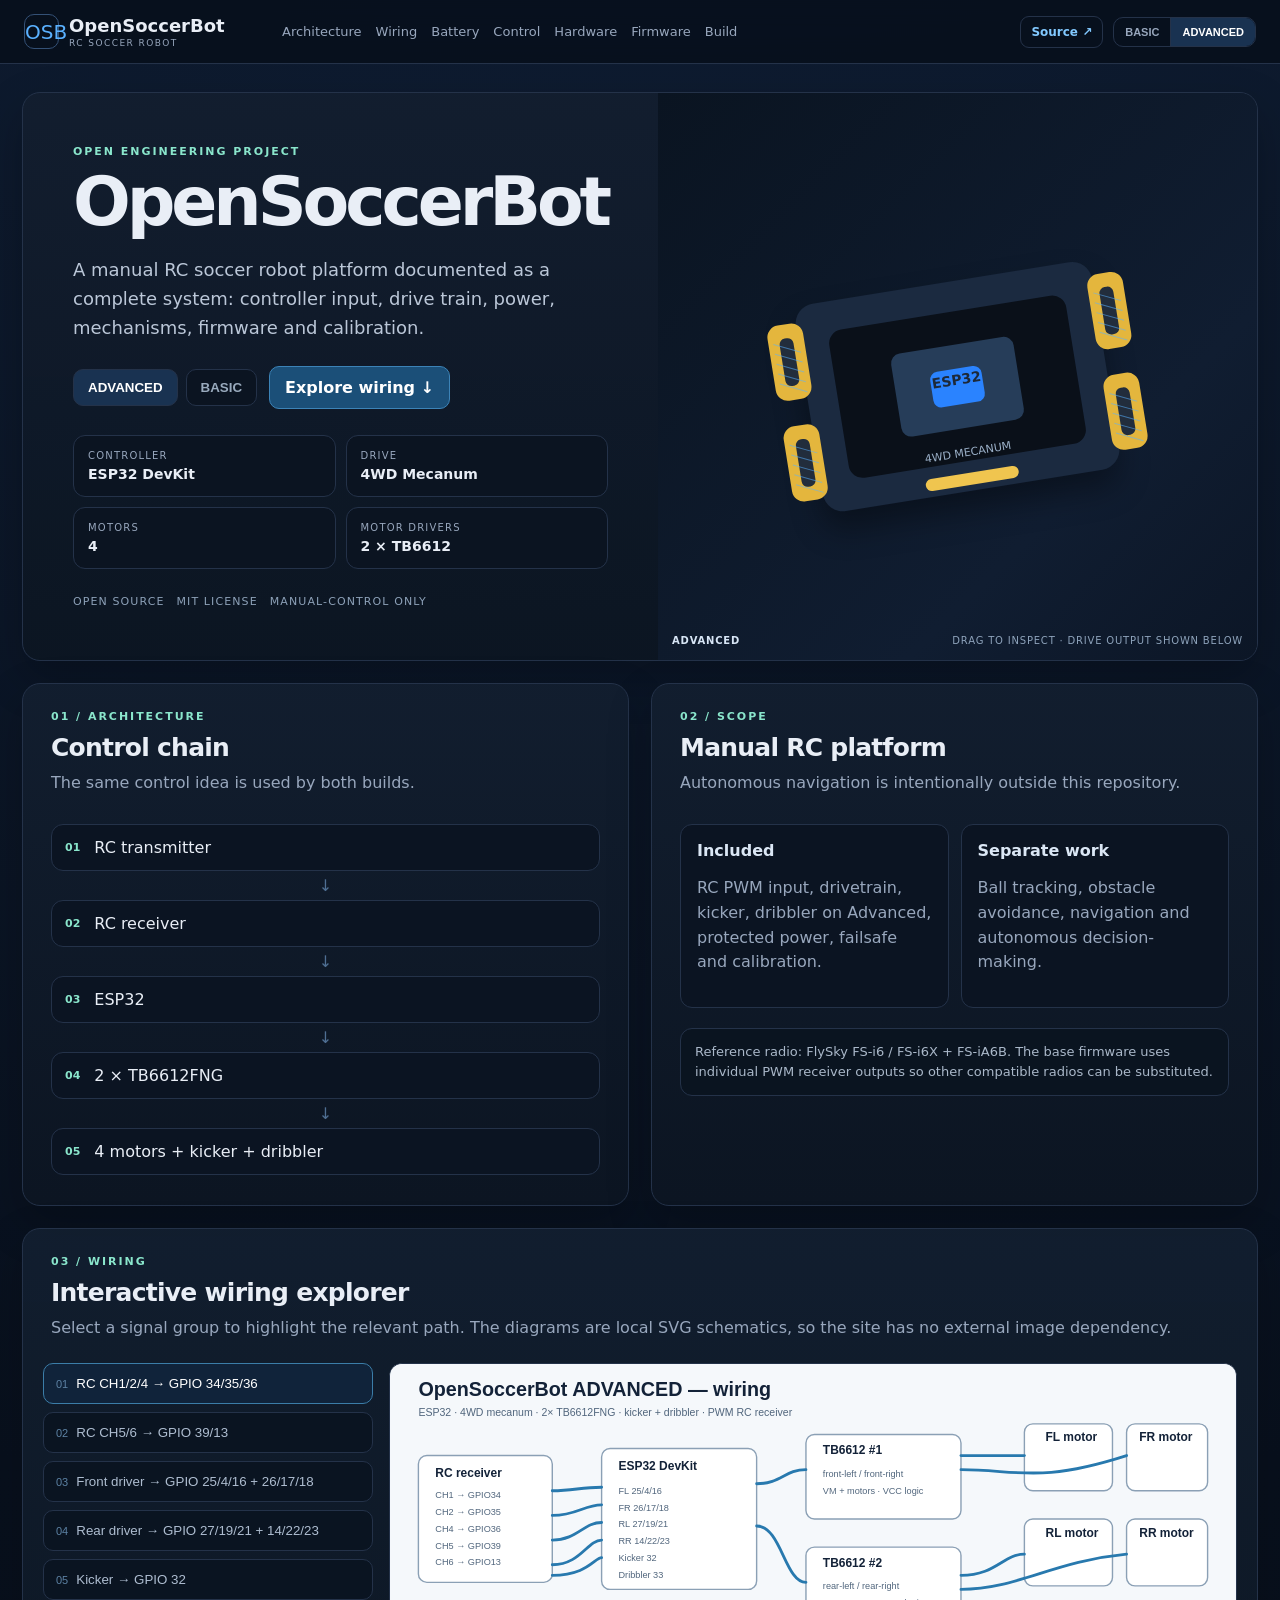
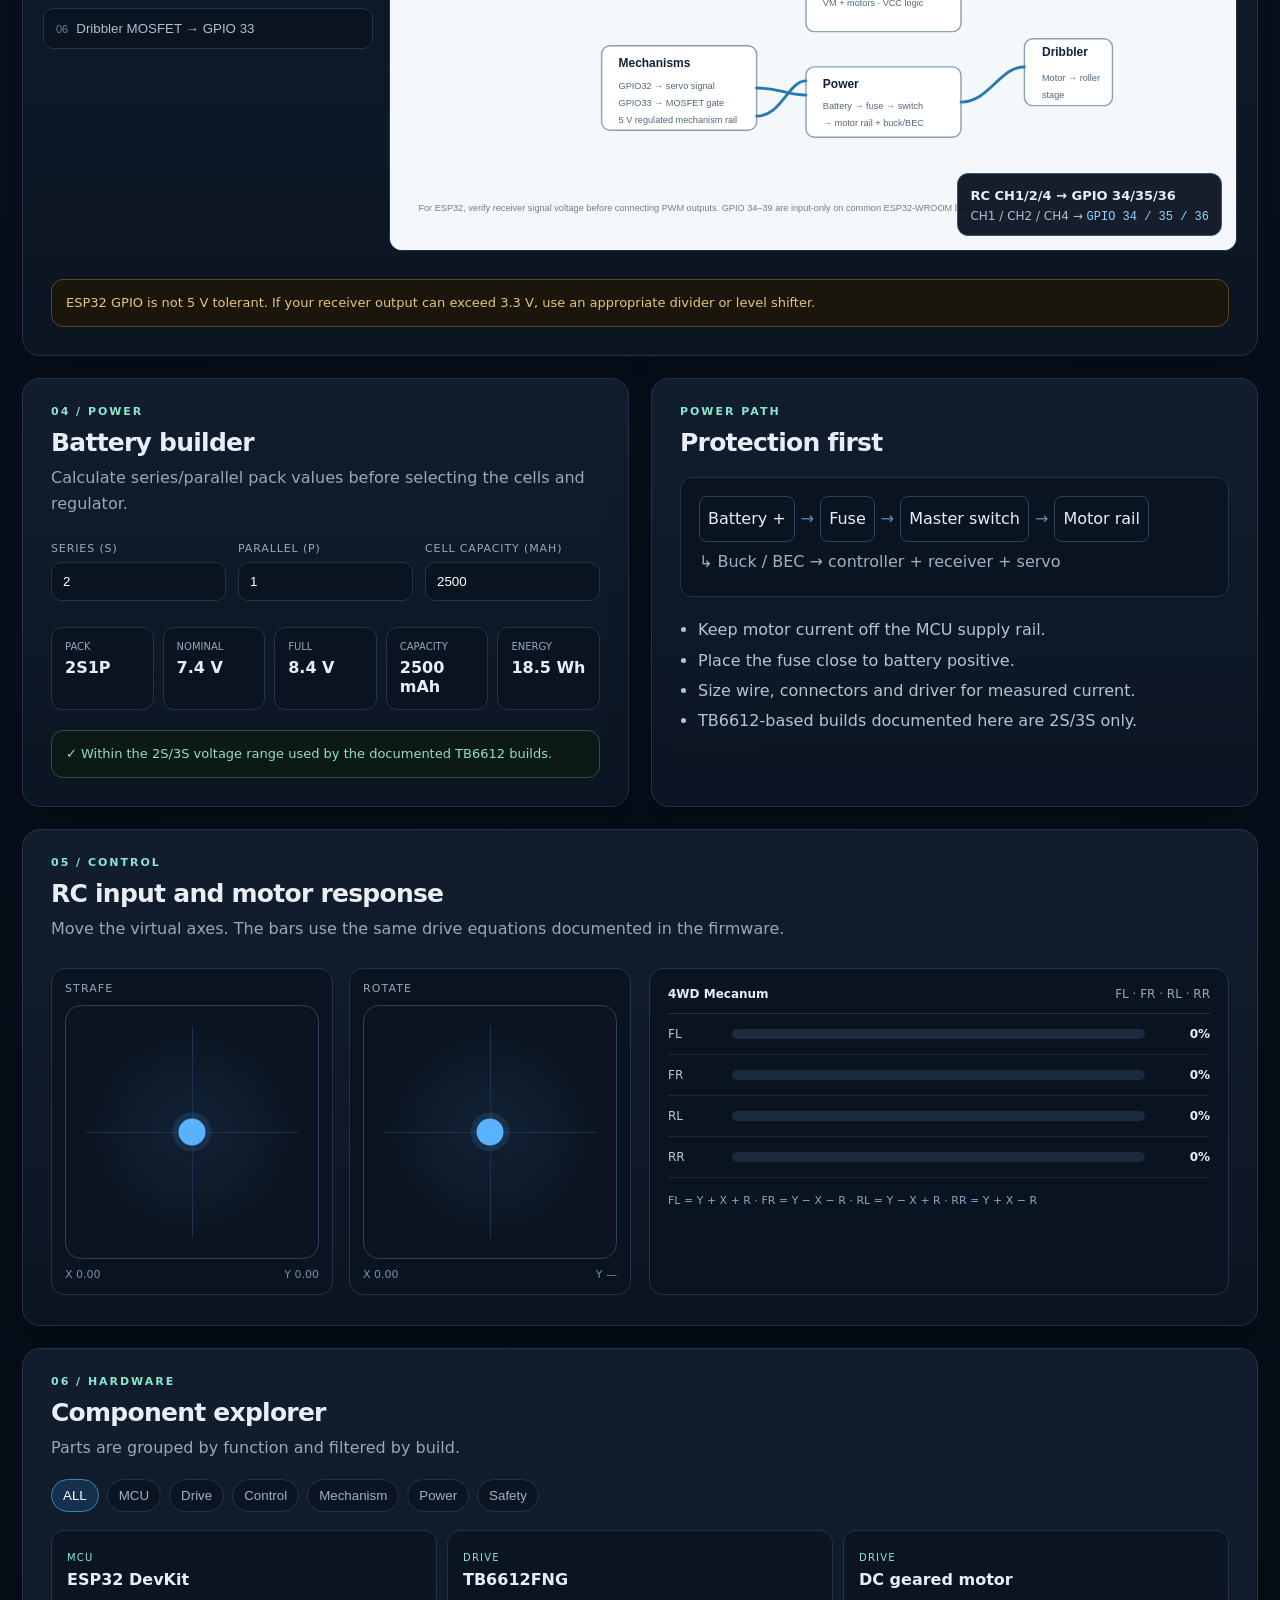
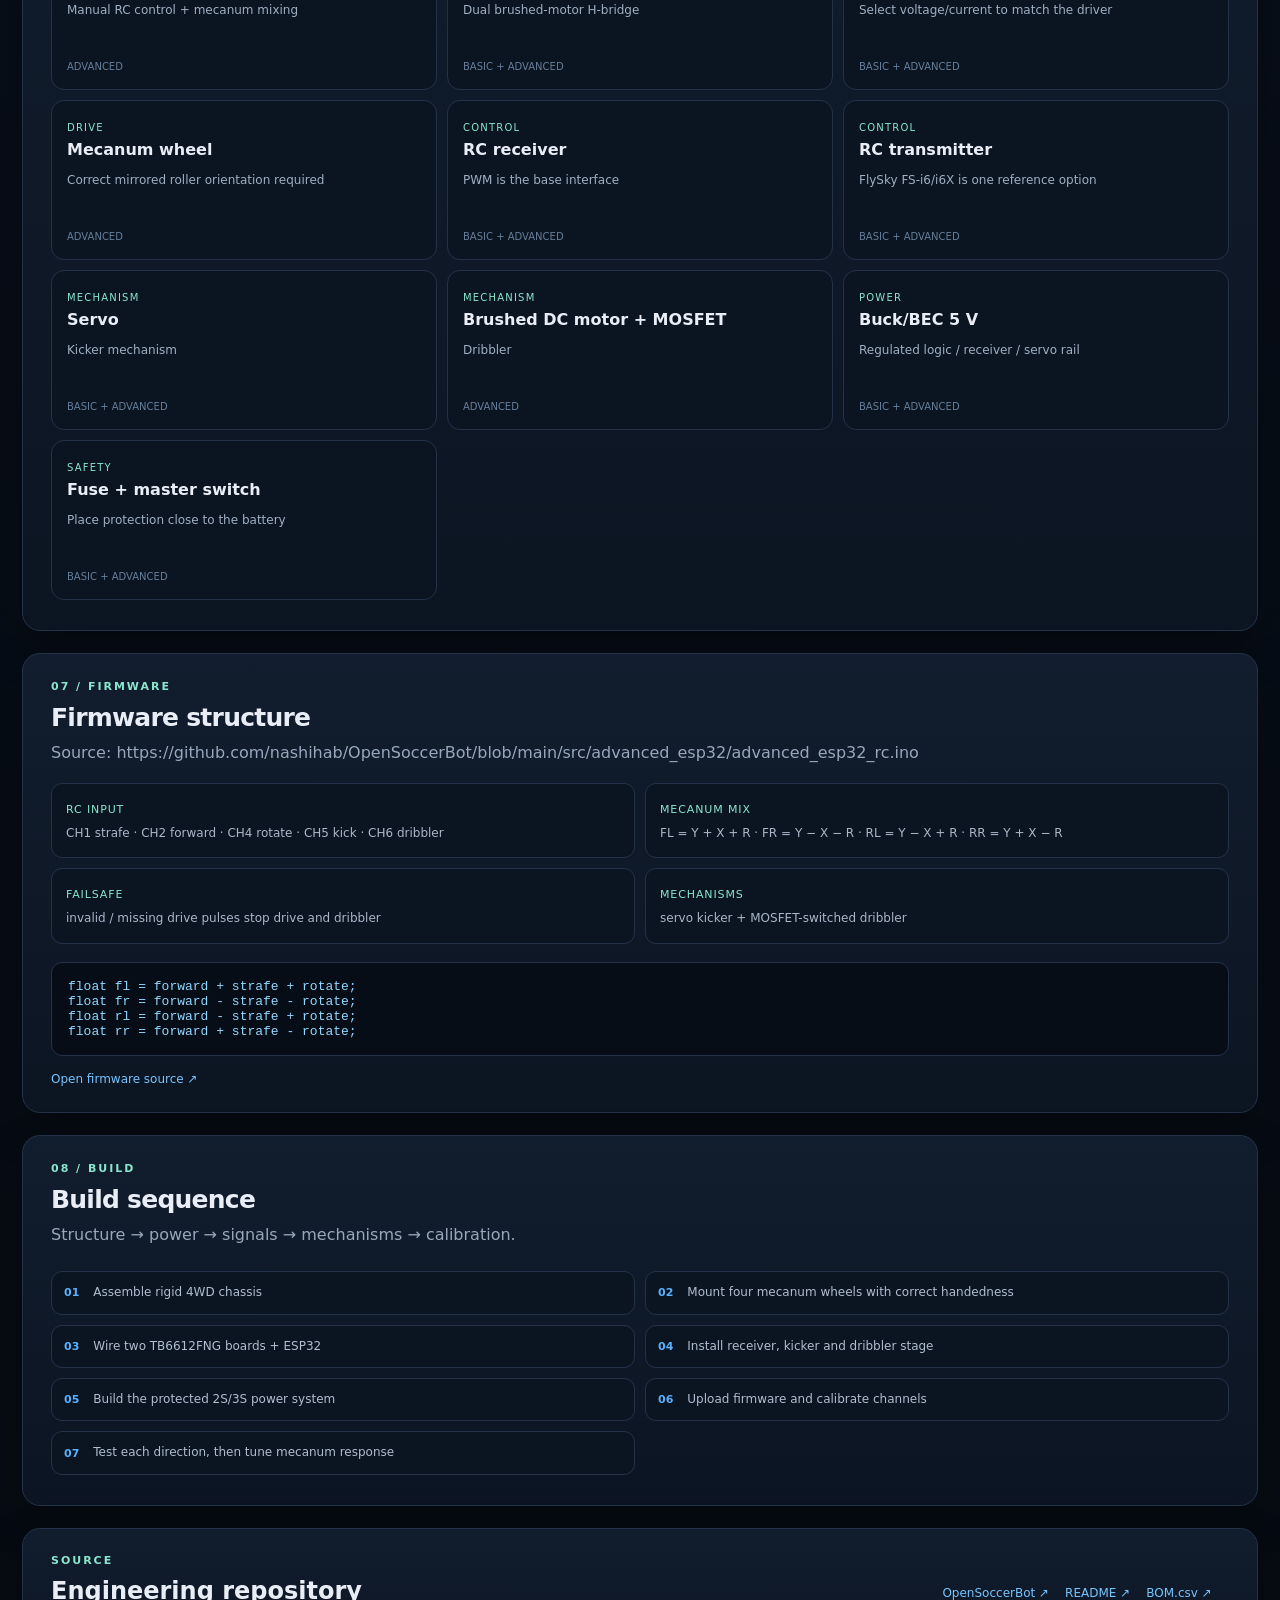
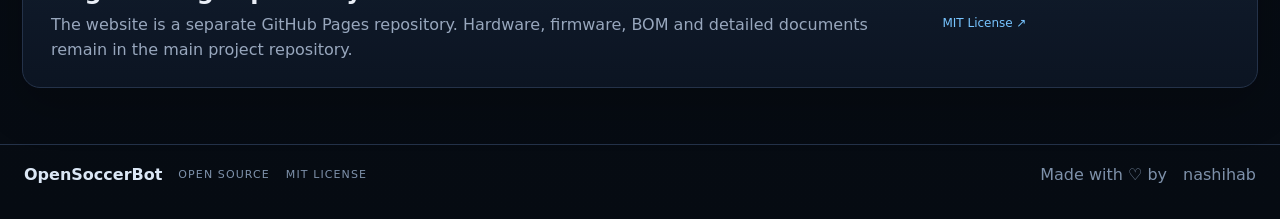
<file: index.html>
<!doctype html>
<html lang="en">
<head>
  <meta charset="utf-8">
  <meta name="viewport" content="width=device-width,initial-scale=1">
  <meta name="theme-color" content="#0b1624">
  <meta name="description" content="OpenSoccerBot — an interactive engineering guide for a manually controlled RC soccer robot.">
  <title>OpenSoccerBot</title>
  <link rel="icon" href="assets/favicon.svg" type="image/svg+xml">
  <link rel="stylesheet" href="styles.css">
</head>
<body>
<header class="topbar">
  <a class="brand" href="#top" aria-label="OpenSoccerBot home">
    <span class="brand-mark">OSB</span>
    <span><b>OpenSoccerBot</b><small>RC SOCCER ROBOT</small></span>
  </a>
  <nav aria-label="Primary">
    <a href="#architecture">Architecture</a>
    <a href="#wiring">Wiring</a>
    <a href="#battery">Battery</a>
    <a href="#control">Control</a>
    <a href="#hardware">Hardware</a>
    <a href="#firmware">Firmware</a>
    <a href="#build">Build</a>
  </nav>
  <div class="top-actions">
    <a class="repo-link" href="https://github.com/nashihab/OpenSoccerBot" target="_blank" rel="noreferrer">Source ↗</a>
    <div class="mode-switch" role="group" aria-label="Build variant">
      <button data-mode="basic">BASIC</button>
      <button data-mode="advanced" class="active">ADVANCED</button>
    </div>
  </div>
</header>

<main id="top">
  <section class="hero card">
    <div class="hero-copy">
      <div class="eyebrow">OPEN ENGINEERING PROJECT</div>
      <h1>OpenSoccerBot</h1>
      <p class="lead">A manual RC soccer robot platform documented as a complete system: controller input, drive train, power, mechanisms, firmware and calibration.</p>
      <div class="hero-actions">
        <button class="pill active" data-mode="advanced">ADVANCED</button>
        <button class="pill" data-mode="basic">BASIC</button>
        <a class="primary" href="#wiring">Explore wiring ↓</a>
      </div>
      <div id="heroStats" class="stats"></div>
      <div class="source-strip"><span>Open source</span><span>MIT license</span><span>Manual-control only</span></div>
    </div>
    <div class="hero-visual">
      <canvas id="robotCanvas" aria-label="Interactive OpenSoccerBot chassis visualization"></canvas>
      <div class="canvas-caption"><span id="canvasMode">ADVANCED</span><span>drag to inspect · drive output shown below</span></div>
    </div>
  </section>

  <section class="grid-2" id="architecture">
    <article class="card">
      <div class="section-head"><div class="eyebrow">01 / ARCHITECTURE</div><h2>Control chain</h2><p>The same control idea is used by both builds.</p></div>
      <div id="flow" class="flow-stack"></div>
    </article>
    <article class="card">
      <div class="section-head"><div class="eyebrow">02 / SCOPE</div><h2>Manual RC platform</h2><p>Autonomous navigation is intentionally outside this repository.</p></div>
      <div class="scope-grid">
        <div><b>Included</b><p>RC PWM input, drivetrain, kicker, dribbler on Advanced, protected power, failsafe and calibration.</p></div>
        <div><b>Separate work</b><p>Ball tracking, obstacle avoidance, navigation and autonomous decision-making.</p></div>
      </div>
      <div class="note">Reference radio: FlySky FS-i6 / FS-i6X + FS-iA6B. The base firmware uses individual PWM receiver outputs so other compatible radios can be substituted.</div>
    </article>
  </section>

  <section class="card" id="wiring">
    <div class="section-head"><div class="eyebrow">03 / WIRING</div><h2>Interactive wiring explorer</h2><p>Select a signal group to highlight the relevant path. The diagrams are local SVG schematics, so the site has no external image dependency.</p></div>
    <div class="wiring-layout">
      <div id="wiringMenu" class="wiring-menu"></div>
      <div class="diagram-panel">
        <img id="wiringImage" alt="Selected OpenSoccerBot wiring schematic">
        <div class="wire-callout"><b id="wireTitle">Signal group</b><p id="wireDetail"></p></div>
      </div>
    </div>
    <div class="warning">ESP32 GPIO is not 5 V tolerant. If your receiver output can exceed 3.3 V, use an appropriate divider or level shifter.</div>
  </section>

  <section class="grid-2" id="battery">
    <article class="card">
      <div class="section-head"><div class="eyebrow">04 / POWER</div><h2>Battery builder</h2><p>Calculate series/parallel pack values before selecting the cells and regulator.</p></div>
      <div class="controls-grid">
        <label>Series (S)<input id="series" type="number" min="1" max="4" value="2"></label>
        <label>Parallel (P)<input id="parallel" type="number" min="1" max="6" value="1"></label>
        <label>Cell capacity (mAh)<input id="cellCap" type="number" min="500" step="100" value="2500"></label>
      </div>
      <div id="batteryReadout" class="battery-readout"></div>
      <div id="batteryStatus" class="success"></div>
    </article>
    <article class="card">
      <div class="section-head"><div class="eyebrow">POWER PATH</div><h2>Protection first</h2></div>
      <div class="power-chain"><span>Battery +</span><i>→</i><span>Fuse</span><i>→</i><span>Master switch</span><i>→</i><span>Motor rail</span><div class="split">↳ Buck / BEC → controller + receiver + servo</div></div>
      <ul class="tight-list">
        <li>Keep motor current off the MCU supply rail.</li>
        <li>Place the fuse close to battery positive.</li>
        <li>Size wire, connectors and driver for measured current.</li>
        <li>TB6612-based builds documented here are 2S/3S only.</li>
      </ul>
    </article>
  </section>

  <section class="card" id="control">
    <div class="section-head"><div class="eyebrow">05 / CONTROL</div><h2>RC input and motor response</h2><p>Move the virtual axes. The bars use the same drive equations documented in the firmware.</p></div>
    <div class="control-layout">
      <div class="sticks">
        <div class="stick-card"><div class="stick-label" id="stick1Label">STRAFE</div><div class="stickpad" id="stick1"><span class="cross-x"></span><span class="cross-y"></span><span class="stick-knob"></span></div><div class="stick-values"><span id="stick1x">X 0.00</span><span id="stick1y">Y 0.00</span></div></div>
        <div class="stick-card"><div class="stick-label" id="stick2Label">ROTATE</div><div class="stickpad" id="stick2"><span class="cross-x"></span><span class="cross-y"></span><span class="stick-knob"></span></div><div class="stick-values"><span id="stick2x">X 0.00</span><span id="stick2y">Y 0.00</span></div></div>
      </div>
      <div class="motor-output"><div class="output-header"><b id="driveLabel">4WD Mecanum</b><span id="driveOrder">FL · FR · RL · RR</span></div><div id="motorRows"></div><div id="formula" class="formula"></div></div>
    </div>
  </section>

  <section class="card" id="hardware">
    <div class="section-head"><div class="eyebrow">06 / HARDWARE</div><h2>Component explorer</h2><p>Parts are grouped by function and filtered by build.</p></div>
    <div id="chipRow" class="chip-row"></div>
    <div id="componentGrid" class="component-grid"></div>
  </section>

  <section class="card" id="firmware">
    <div class="section-head"><div class="eyebrow">07 / FIRMWARE</div><h2>Firmware structure</h2><p id="firmwareSource"></p></div>
    <div id="firmwareGrid" class="firmware-grid"></div>
    <pre id="codeMini" class="code-mini"></pre>
    <a id="firmwareLink" class="text-link" href="#" target="_blank" rel="noreferrer">Open firmware source ↗</a>
  </section>

  <section class="card" id="build">
    <div class="section-head"><div class="eyebrow">08 / BUILD</div><h2>Build sequence</h2><p>Structure → power → signals → mechanisms → calibration.</p></div>
    <div id="steps" class="steps"></div>
  </section>

  <section class="card source-card">
    <div><div class="eyebrow">SOURCE</div><h2>Engineering repository</h2><p>The website is a separate GitHub Pages repository. Hardware, firmware, BOM and detailed documents remain in the main project repository.</p></div>
    <div class="source-actions">
      <a href="https://github.com/nashihab/OpenSoccerBot" target="_blank" rel="noreferrer">OpenSoccerBot ↗</a>
      <a href="https://github.com/nashihab/OpenSoccerBot/blob/main/README.md" target="_blank" rel="noreferrer">README ↗</a>
      <a href="https://github.com/nashihab/OpenSoccerBot/blob/main/BOM.csv" target="_blank" rel="noreferrer">BOM.csv ↗</a>
      <a href="https://github.com/nashihab/OpenSoccerBot/blob/main/LICENSE" target="_blank" rel="noreferrer">MIT License ↗</a>
    </div>
  </section>
</main>

<footer><div><strong>OpenSoccerBot</strong><span>Open Source</span><span>MIT License</span></div><div>Made with ♡ by <a href="https://nashihab.github.io/">nashihab</a></div></footer>
<script src="app.js"></script>
</body>
</html>
</file>
<file: styles.css>
:root{font-family:Inter,ui-sans-serif,system-ui,-apple-system,BlinkMacSystemFont,"Segoe UI",sans-serif;color:#e9eef6;background:#08101d;font-synthesis:none;--bg:#08101d;--panel:#0f1928;--panel2:#131f31;--line:#243249;--text:#e9eef6;--muted:#98a7bd;--accent:#5ab1ff;--accent2:#8ae6cc;--warn:#f0bd5a;--good:#66d39b;--shadow:0 18px 45px rgba(0,0,0,.22)}*{box-sizing:border-box}html{scroll-behavior:smooth}body{margin:0;background:radial-gradient(circle at 50% -20%,#12233d 0,#08101d 42%,#060b12 100%);color:var(--text)}a{color:inherit;text-decoration:none}.topbar{position:sticky;top:0;z-index:20;display:flex;align-items:center;gap:28px;padding:14px 24px;border-bottom:1px solid var(--line);background:rgba(8,16,29,.94);backdrop-filter:blur(12px)}.brand{display:flex;align-items:center;gap:10px;min-width:230px}.brand-mark{display:grid;place-items:center;width:35px;height:35px;border:1px solid #345176;border-radius:10px;color:var(--accent);font-size:20px}.brand b{display:block;font-size:18px}.brand small{display:block;color:var(--muted);font-size:9px;letter-spacing:.16em;margin-top:2px}.topbar nav{display:flex;gap:14px;flex:1;overflow:auto}.topbar nav a{font-size:13px;color:var(--muted);white-space:nowrap}.topbar nav a:hover{color:var(--text)}.mode-switch{display:flex;border:1px solid var(--line);border-radius:10px;overflow:hidden}.mode-switch button{border:0;background:transparent;color:var(--muted);padding:8px 11px;cursor:pointer;font-size:11px;font-weight:800}.mode-switch button.active{background:#193251;color:#fff}.mode-switch button+button{border-left:1px solid var(--line)}main{max-width:1280px;margin:0 auto;padding:28px 22px 56px;display:grid;gap:22px}.card{background:linear-gradient(180deg,rgba(18,30,47,.95),rgba(12,21,34,.97));border:1px solid var(--line);border-radius:18px;box-shadow:var(--shadow);overflow:hidden}.hero{display:grid;grid-template-columns:1fr 1.1fr;min-height:550px}.hero-copy{padding:52px 50px}.eyebrow{color:var(--accent2);font-size:11px;font-weight:800;letter-spacing:.18em;margin-bottom:10px}.hero h1{margin:0;font-size:68px;line-height:1;letter-spacing:-.06em}.lead{font-size:18px;line-height:1.6;color:#bbc7d8;max-width:640px;margin:20px 0 24px}.hero-actions{display:flex;flex-wrap:wrap;gap:8px;align-items:center}.pill,.primary{border-radius:10px;cursor:pointer;font-weight:800}.pill{border:1px solid var(--line);background:#0b1421;color:#99aabd;padding:10px 14px}.pill.active{background:#193251;color:#fff}.primary{padding:11px 15px;border:1px solid #3c83b7;background:#1b4f78;color:white;margin-left:4px}.stats{display:grid;grid-template-columns:repeat(2,minmax(0,1fr));gap:10px;margin:26px 0}.stats .stat{padding:14px;border:1px solid var(--line);border-radius:12px;background:#0b1421}.stat span{display:block;color:var(--muted);font-size:10px;text-transform:uppercase;letter-spacing:.12em}.stat b{display:block;margin-top:5px;font-size:14px}.source-strip{display:flex;gap:12px;flex-wrap:wrap;color:#8da1b8;font-size:11px;text-transform:uppercase;letter-spacing:.1em}.hero-visual{position:relative;min-height:550px;background:linear-gradient(135deg,#0a1421,#101d31 70%,#0c1626)}#robotCanvas{width:100%;height:100%;min-height:550px;display:block;cursor:grab}.canvas-caption{position:absolute;bottom:14px;left:14px;right:14px;display:flex;justify-content:space-between;gap:12px;color:#8ea3bb;font-size:10px;text-transform:uppercase;letter-spacing:.08em}.canvas-caption span:first-child{color:#d7e5f5;font-weight:800}.grid-2{display:grid;grid-template-columns:1fr 1fr;gap:22px}.section-head{padding:26px 28px 8px}.section-head h2{font-size:25px;margin:0 0 8px;letter-spacing:-.03em}.section-head p{color:var(--muted);margin:0;line-height:1.6}.flow-stack{padding:20px 28px 30px}.flow-node{display:flex;gap:14px;align-items:center;border:1px solid var(--line);background:#0b1422;padding:13px;border-radius:12px}.flow-node span{font-size:11px;color:var(--accent2);font-weight:800}.flow-arrow{text-align:center;color:#4f6f93;padding:5px}.scope-grid{padding:20px 28px;display:grid;grid-template-columns:1fr 1fr;gap:12px}.scope-grid>div{padding:16px;border:1px solid var(--line);border-radius:12px;background:#0b1422}.scope-grid b{color:#dbe7f5}.scope-grid p{color:var(--muted);line-height:1.55}.note,.warning,.success{margin:0 28px 28px;padding:13px 14px;border:1px solid var(--line);border-radius:12px;background:#0a1420;color:#aab8c9;font-size:13px;line-height:1.55}.warning{border-color:#5d4520;color:#e7c37c;background:#1b160c}.success{border-color:#26543f;color:#94dfba;background:#0c1a15}.wiring-layout{display:grid;grid-template-columns:330px 1fr;gap:16px;padding:14px 20px 28px}.wiring-menu{display:grid;gap:8px;align-content:start}.wiring-menu button{text-align:left;background:#0a1421;color:#aebdd0;border:1px solid var(--line);border-radius:10px;padding:12px;cursor:pointer}.wiring-menu button.selected{border-color:#3b7da8;color:white;background:#10233a}.wiring-menu span{color:#5d82a4;font-size:11px;margin-right:8px}.diagram-panel{position:relative;min-height:390px;border:1px solid var(--line);border-radius:13px;overflow:hidden;background:#eef3f8}.diagram-panel img{width:100%;height:100%;object-fit:contain;display:block}.wire-callout{position:absolute;right:14px;bottom:14px;max-width:300px;background:rgba(8,16,29,.94);border:1px solid #355575;border-radius:11px;padding:11px 12px}.wire-callout b{font-size:13px}.wire-callout p{margin:5px 0 0;color:#aebdd0;font-size:12px}.wire-callout code{color:#92d4ff}.controls-grid{display:grid;grid-template-columns:repeat(3,1fr);gap:12px;padding:18px 28px}.controls-grid label{font-size:11px;color:var(--muted);text-transform:uppercase;letter-spacing:.08em}.controls-grid input{margin-top:7px;width:100%;padding:11px;border-radius:10px;border:1px solid var(--line);background:#0a1420;color:#fff}.battery-readout{display:grid;grid-template-columns:repeat(5,1fr);gap:9px;padding:8px 28px 20px}.battery-readout div{padding:13px;border:1px solid var(--line);border-radius:11px;background:#0a1420}.battery-readout span{display:block;color:var(--muted);font-size:10px;text-transform:uppercase}.battery-readout strong{display:block;margin-top:6px}.power-chain{margin:4px 28px 18px;padding:18px;border:1px solid var(--line);border-radius:12px;background:#0a1420;line-height:2}.power-chain span{display:inline-block;padding:6px 8px;border:1px solid #2d425e;border-radius:8px}.power-chain i{padding:0 6px;color:#608bb0}.power-chain .split{margin-top:4px;padding-left:0;color:#9fb0c5}.tight-list{margin:0 28px 28px;padding-left:18px;color:#b6c3d3;line-height:1.9}.control-layout{display:grid;grid-template-columns:1fr 1fr;gap:18px;padding:18px 28px 30px}.sticks{display:grid;grid-template-columns:1fr 1fr;gap:16px}.stick-card{border:1px solid var(--line);border-radius:14px;background:#0a1420;padding:13px}.stick-label{font-size:11px;text-transform:uppercase;letter-spacing:.1em;color:var(--muted);margin-bottom:10px}.stickpad{position:relative;aspect-ratio:1;border-radius:16px;border:1px solid #2e4159;background:radial-gradient(circle,#132338 0,#0b1420 62%);overflow:hidden;cursor:crosshair}.cross-x,.cross-y{position:absolute;background:#1e334b}.cross-x{top:50%;left:8%;right:8%;height:1px}.cross-y{left:50%;top:8%;bottom:8%;width:1px}.stick-knob{position:absolute;width:27px;height:27px;transform:translate(-50%,-50%);border-radius:50%;background:#5ab1ff;box-shadow:0 0 0 6px rgba(90,177,255,.13),0 8px 20px rgba(0,0,0,.25)}.stick-values{display:flex;justify-content:space-between;color:#7990aa;font-size:11px;padding-top:9px}.motor-output{border:1px solid var(--line);border-radius:14px;background:#0a1420;padding:18px}.output-header{display:flex;justify-content:space-between;padding-bottom:12px;border-bottom:1px solid var(--line);font-size:12px}.output-header span{color:var(--muted)}.motor-row{display:grid;grid-template-columns:54px 1fr 55px;align-items:center;gap:10px;padding:13px 0;border-bottom:1px solid #1a2739}.motor-row>span{font-size:12px;color:#b9c7d8}.bar{height:10px;background:#1b2a3e;border-radius:999px;overflow:hidden;position:relative}.bar i{display:block;height:100%;background:linear-gradient(90deg,#3a7bd5,#5ab1ff);position:absolute;top:0}.motor-row strong{text-align:right;font-size:12px}.formula{margin-top:14px;color:#89a6c7;font-size:11px;line-height:1.6}.chip-row{display:flex;flex-wrap:wrap;gap:8px;padding:10px 28px 18px}.chip{border:1px solid var(--line);background:#0b1421;color:#9fb0c5;padding:8px 11px;border-radius:999px;cursor:pointer}.chip.active{border-color:#3c83b7;background:#14304d;color:white}.component-grid{display:grid;grid-template-columns:repeat(3,1fr);gap:10px;padding:0 28px 30px}.component{border:1px solid var(--line);border-radius:13px;background:#0b1421;padding:15px}.component-top span{font-size:10px;text-transform:uppercase;letter-spacing:.12em;color:var(--accent2)}.component-top b{display:block;margin-top:5px}.component p{font-size:12px;line-height:1.55;color:#9fb0c2;min-height:42px}.component small{font-size:10px;color:#667e99}.firmware-grid{display:grid;grid-template-columns:repeat(2,1fr);gap:10px;padding:10px 28px 18px}.firmware-grid>div{padding:14px;border:1px solid var(--line);border-radius:11px;background:#0b1421}.firmware-grid span{font-size:11px;color:var(--accent2);text-transform:uppercase;letter-spacing:.08em}.firmware-grid p{margin:7px 0 0;color:#aab7c8;font-size:12px;line-height:1.6}.code-mini{margin:0 28px 16px;background:#070d16;color:#8fd8ff;border:1px solid var(--line);border-radius:11px;padding:16px;overflow:auto}.text-link{display:block;padding:0 28px 26px;color:#77c4ff;font-size:12px}.steps{display:grid;grid-template-columns:1fr 1fr;gap:10px;padding:16px 28px 30px}.step{display:flex;gap:14px;align-items:center;padding:12px;border:1px solid var(--line);border-radius:11px;background:#0b1421}.step span{font-size:11px;color:var(--accent);font-weight:800}.step p{margin:0;color:#b1becf;font-size:12px;line-height:1.45}.source-card{display:flex;justify-content:space-between;gap:20px;align-items:center;padding:25px 28px}.source-card h2{margin:0 0 8px}.source-card p{margin:0;color:var(--muted);line-height:1.55}.source-actions{display:flex;flex-wrap:wrap;gap:16px}.source-actions a{color:#77c4ff;font-size:12px}footer{border-top:1px solid var(--line);padding:20px 24px 35px;color:#7e91aa;display:flex;justify-content:space-between;gap:16px;max-width:1280px;margin:0 auto}footer div{display:flex;gap:16px;align-items:center}footer strong{color:#dbe7f5}footer span{font-size:11px;text-transform:uppercase;letter-spacing:.1em}
@media (max-width:1000px){.hero,.grid-2,.control-layout{grid-template-columns:1fr}.hero-visual{min-height:430px}.component-grid{grid-template-columns:repeat(2,1fr)}.wiring-layout{grid-template-columns:1fr}.battery-readout{grid-template-columns:repeat(2,1fr)}.topbar nav{display:none}}@media (max-width:700px){main{padding:16px 12px 40px}.topbar{padding:12px}.brand{min-width:0}.brand small{display:none}.hero-copy{padding:32px 24px}.hero h1{font-size:52px}.hero-visual{min-height:380px}#robotCanvas{min-height:380px}.stats,.scope-grid,.steps,.firmware-grid,.component-grid,.sticks{grid-template-columns:1fr}.controls-grid{grid-template-columns:1fr;padding-left:24px;padding-right:24px}.battery-readout{grid-template-columns:1fr 1fr;padding-left:24px;padding-right:24px}.section-head{padding-left:24px;padding-right:24px}.source-card,footer{flex-direction:column;align-items:flex-start}footer div{flex-wrap:wrap}.mode-switch{margin-left:auto}}
:focus-visible{outline:2px solid #68c4ff;outline-offset:2px}.repo-link{text-decoration:none;color:#82c9ff;border:1px solid var(--line);padding:8px 10px;border-radius:9px;font-size:12px;font-weight:800}.top-actions{display:flex;align-items:center;gap:10px}.source-actions a{text-decoration:none}.brand-mark{font-variant-numeric:tabular-nums}
@media (max-width:1100px){.top-actions{margin-left:auto}.repo-link{display:none}}
</file>
